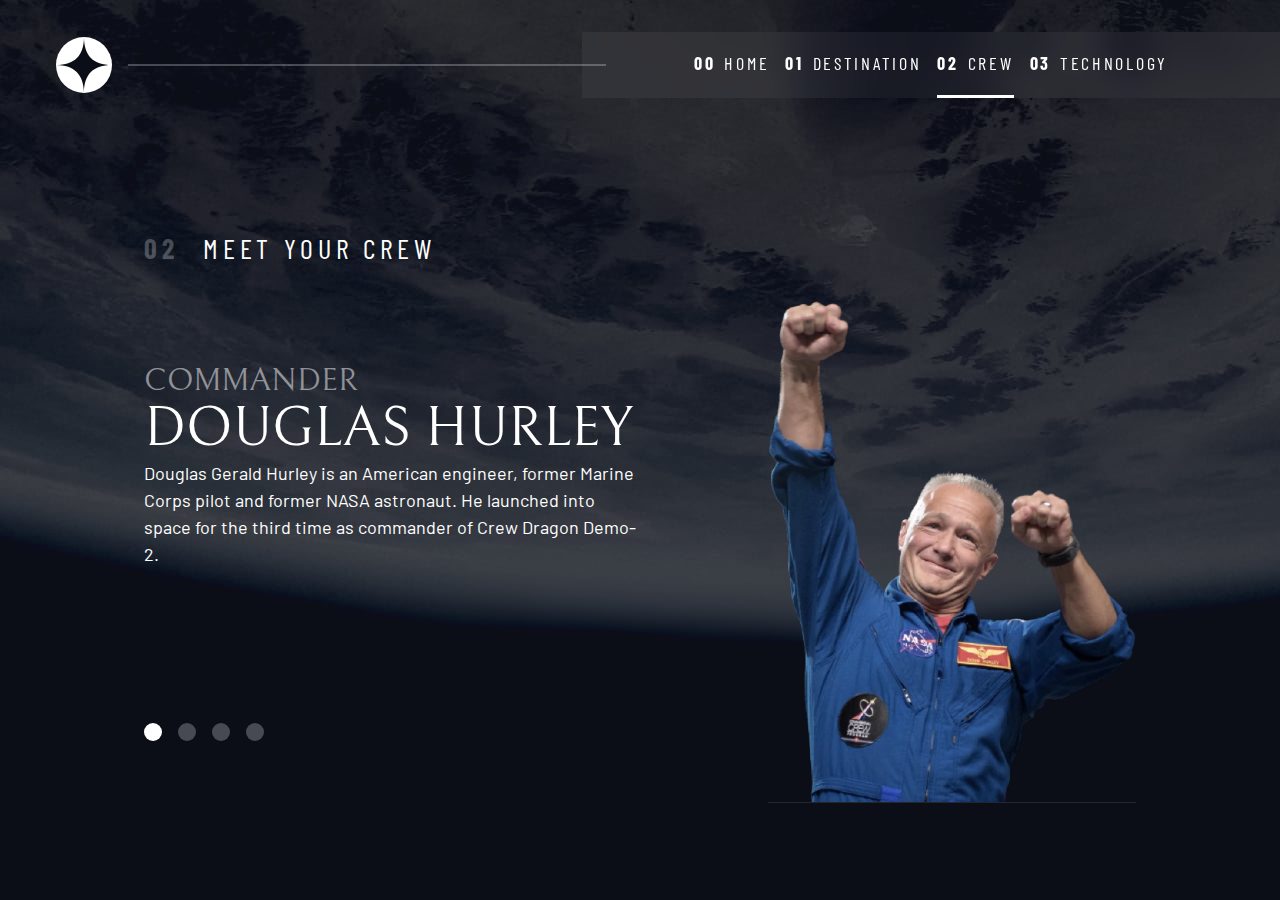
<file: crew.html>
<!DOCTYPE html>
<html lang="en">
    <head>
        <meta charset="UTF-8" />
        <meta
            name="viewport"
            content="width=device-width, initial-scale=1.0" />
        <title>Space Tourism</title>
        <link
            rel="stylesheet"
            href="./style.css" />
        <script
            src="./nav.js"
            defer></script>
        <script
            src="./tabs.js"
            defer></script>
    </head>

    <body class="crew">
        <a
            href="#main"
            class="skip-to-content"
            >Skip to Content</a
        >
        <header class="primary-header flex">
            <div>
                <img
                    src="./assets/shared/logo.svg"
                    alt="space travel logo"
                    class="logo" />
            </div>
            <button
                class="mobile-nav-toggle"
                aria-controls="primary-nav">
                <span
                    class="sr-only"
                    aria-expanded="false"
                    >Menu</span
                >
            </button>
            <nav>
                <ul
                    id="primary-nav"
                    class="primary-nav underline-indicators flex"
                    data-visible="false">
                    <li>
                        <a
                            class="ff-sans-condensed uppercase text-white letter-spacing-2"
                            href="index.html"
                            ><span aria-hidden="true">00</span>Home</a
                        >
                    </li>
                    <li>
                        <a
                            class="ff-sans-condensed uppercase text-white letter-spacing-2"
                            href="destination.html"
                            ><span aria-hidden="true">01</span>Destination</a
                        >
                    </li>
                    <li class="active">
                        <a
                            class="ff-sans-condensed uppercase text-white letter-spacing-2"
                            href="crew.html"
                            ><span aria-hidden="true">02</span>Crew</a
                        >
                    </li>
                    <li>
                        <a
                            class="ff-sans-condensed uppercase text-white letter-spacing-2"
                            href="technology.html"
                            ><span aria-hidden="true">03</span>Technology</a
                        >
                    </li>
                </ul>
            </nav>
        </header>

        <main
            id="main"
            class="grid-container grid-container--crew flow">
            <h1 class="numbered-title">
                <span aria-hidden="true">02</span> Meet your crew
            </h1>

            <div
                class="dot-indicators flex"
                role="tablist"
                aria-label="crew member list">
                <button
                    aria-selected="true"
                    aria-controls="commander-tab"
                    data-img="commander-img"
                    role="tab"
                    tabindex="0">
                    <span class="sr-only">The Commander</span>
                </button>
                <button
                    aria-selected="false"
                    aria-controls="mission-tab"
                    data-img="mission-img"
                    role="tab"
                    tabindex="-1">
                    <span class="sr-only">The Mission Specialist</span>
                </button>
                <button
                    aria-selected="false"
                    aria-controls="pilot-tab"
                    data-img="pilot-img"
                    role="tab"
                    tabindex="-1">
                    <span class="sr-only">The Pilot</span>
                </button>
                <button
                    aria-selected="false"
                    aria-controls="crew-tab"
                    data-img="crew-img"
                    role="tab"
                    tabindex="-1">
                    <span class="sr-only">The Crew Engineer</span>
                </button>
            </div>

            <!-- Commander Tab -->
            <article
                class="crew-details"
                id="commander-tab"
                role="tabpanel"
                tabindex="0">
                <h2 class="fs-600 ff-serif uppercase">Commander</h2>
                <p class="fs-700 ff-serif uppercase">Douglas Hurley</p>

                <p>
                    Douglas Gerald Hurley is an American engineer, former Marine
                    Corps pilot and former NASA astronaut. He launched into
                    space for the third time as commander of Crew Dragon Demo-2.
                </p>
            </article>

            <!-- Mission Specialist Tab -->
            <article
                hidden
                class="crew-details"
                id="mission-tab"
                role="tabpanel"
                tabindex="0">
                <h2 class="fs-600 ff-serif uppercase">Mission Specialist</h2>
                <p class="fs-700 ff-serif uppercase">Mark Shuttleworth</p>

                <p>
                    Mark Richard Shuttleworth is the founder and CEO of
                    Canonical, the company behind the Linux-based Ubuntu
                    operating system. Shuttleworth became the first South
                    African to travel to space as a space tourist.
                </p>
            </article>

            <!-- Pilot Tab -->
            <article
                hidden
                class="crew-details"
                id="pilot-tab"
                role="tabpanel"
                tabindex="0">
                <h2 class="fs-600 ff-serif uppercase">Pilot</h2>
                <p class="fs-700 ff-serif uppercase">Victor Glover</p>

                <p>
                    Pilot on the first operational flight of the SpaceX Crew
                    Dragon to the International Space Station. Glover is a
                    commander in the U.S. Navy where he pilots an F/A-18.He was
                    a crew member of Expedition 64, and served as a station
                    systems flight engineer.
                </p>
            </article>

            <!-- Crew Tab  -->
            <article
                hidden
                class="crew-details"
                id="crew-tab"
                role="tabpanel"
                tabindex="0">
                <h2 class="fs-600 ff-serif uppercase">Flight Engineer</h2>
                <p class="fs-700 ff-serif uppercase">Anousheh Ansari</p>

                <p>
                    Anousheh Ansari is an Iranian American engineer and
                    co-founder of Prodea Systems. Ansari was the fourth
                    self-funded space tourist, the first self-funded woman to
                    fly to the ISS, and the first Iranian in space.
                </p>
            </article>

            <picture id="commander-img">
                <source
                    srcset="./assets/crew/image-douglas-hurley.webp"
                    type="image/webp" />
                <img
                    src="./assets/crew/image-douglas-hurley.png"
                    alt="Douglas Hirley"
            /></picture>

            <picture
                hidden
                id="mission-img">
                <source
                    srcset="./assets/crew/image-mark-shuttleworth.webp"
                    type="image/webp" />
                <img
                    src="./assets/crew/image-mark-shuttleworth.png"
                    alt="Mark Shuttleworth"
            /></picture>

            <picture
                hidden
                id="pilot-img">
                <source
                    srcset="./assets/crew/image-victor-glover.webp"
                    type="image/webp" />
                <img
                    src="./assets/crew/image-victor-glover.png"
                    alt="Victor Glover"
            /></picture>

            <picture
                hidden
                id="crew-img">
                <source
                    srcset="./assets/crew/image-anousheh-ansari.webp"
                    type="image/webp" />
                <img
                    src="./assets/crew/image-anousheh-ansari.png"
                    alt="Anousheh Ansari" />
            </picture>
        </main>
    </body>
</html>
</file>
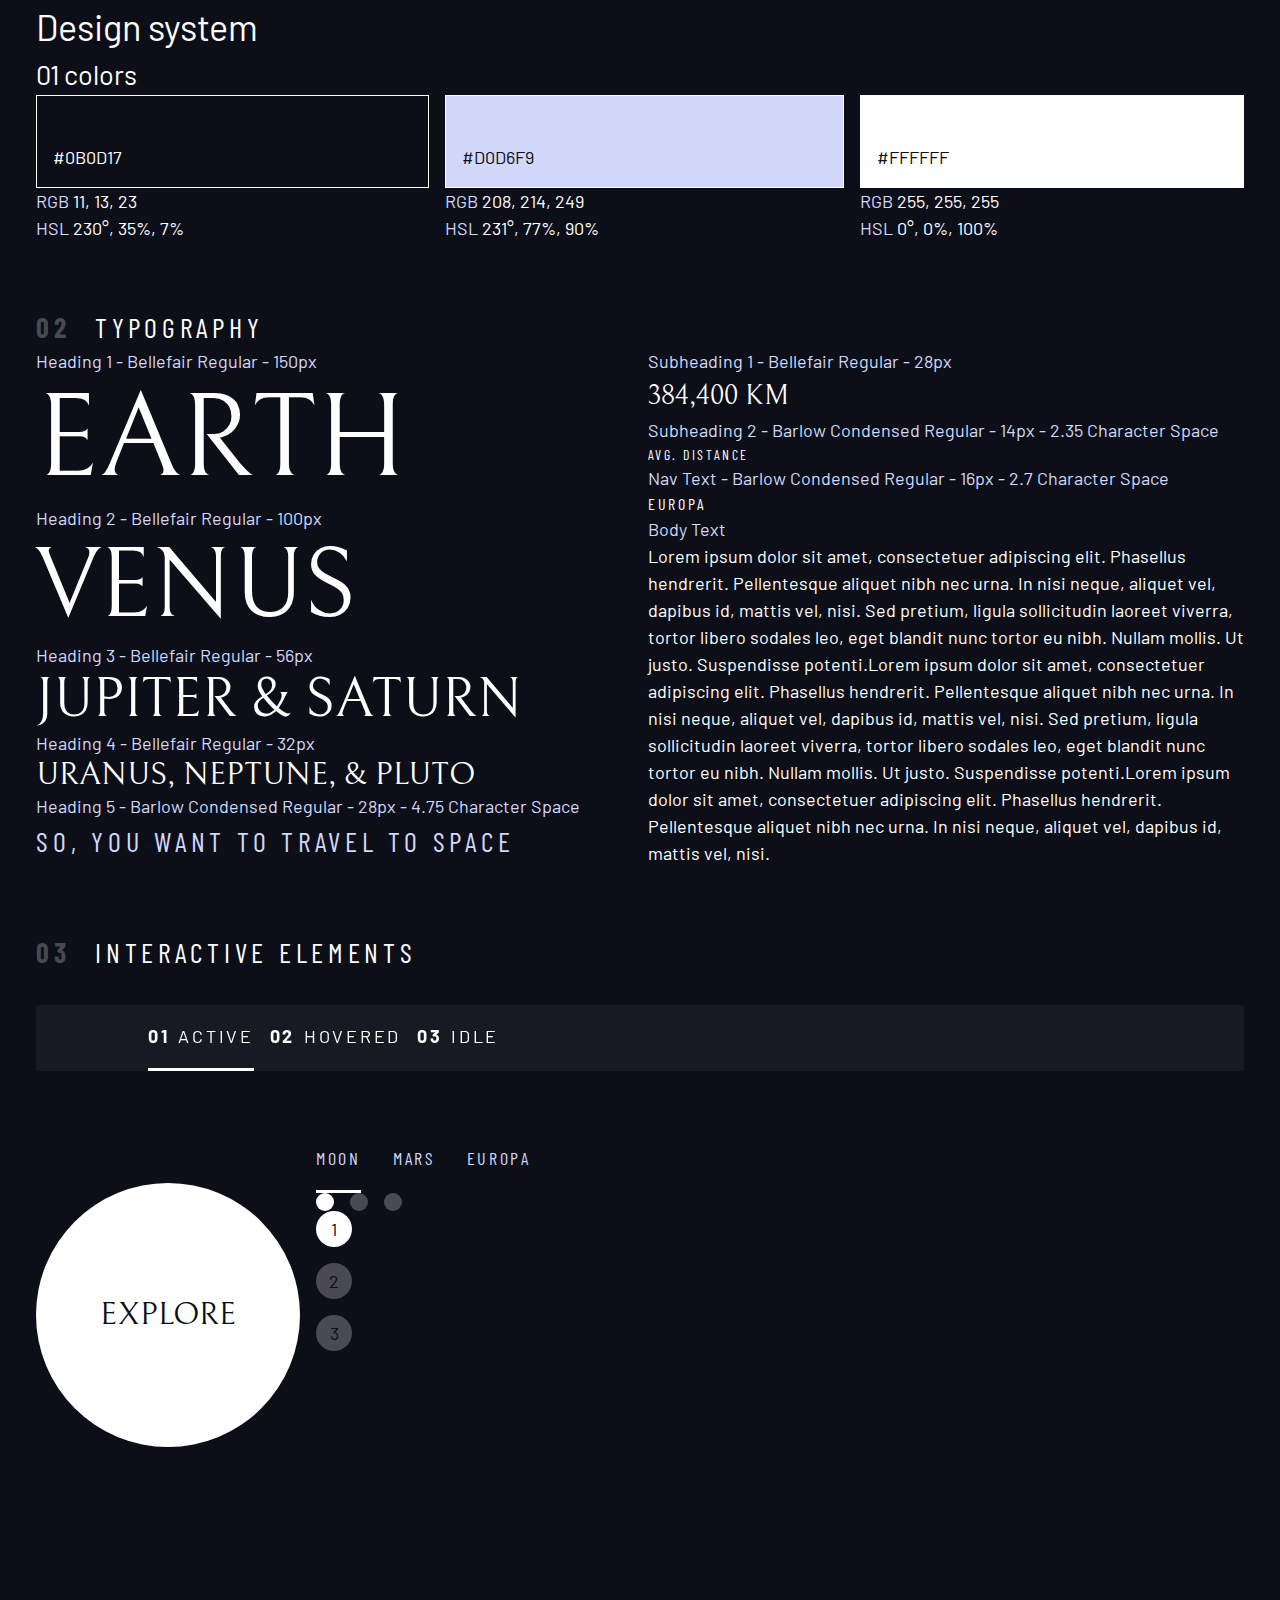
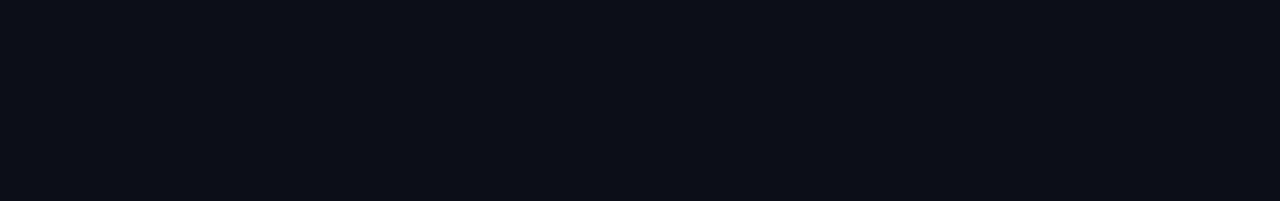
<file: design-system.html>
<!DOCTYPE html>
<html lang="en">
  <head>
    <meta charset="UTF-8" />
    <meta
      name="viewport"
      content="width=device-width, initial-scale=1.0" />
    <title>Design System</title>
    <link
      rel="stylesheet"
      href="./style.css" />
  </head>
  <body>
    <div class="container">
      <h1>Design system</h1>

      <section id="colors">
        <h2><span>01</span> colors</h2>
        <div class="flex">
          <div style="flex-grow: 1">
            <div
              class="bg-dark text-white"
              style="padding: 3rem 1rem 1rem; border: 1px solid white">
              #0B0D17
            </div>
            <p><span class="text-light">RGB</span> 11, 13, 23</p>
            <p><span class="text-light">HSL</span> 230°, 35%, 7%</p>
          </div>
          <div style="flex-grow: 1">
            <div
              class="bg-light text-dark"
              style="padding: 3rem 1rem 1rem; border: 1px solid white">
              #D0D6F9
            </div>
            <p><span class="text-light">RGB</span> 208, 214, 249</p>
            <p><span class="text-light">HSL</span> 231°, 77%, 90%</p>
          </div>
          <div style="flex-grow: 1">
            <div
              class="bg-white text-dark"
              style="padding: 3rem 1rem 1rem; border: 1px solid white">
              #FFFFFF
            </div>
            <p><span class="text-light">RGB</span> 255, 255, 255</p>
            <p><span class="text-light">HSL</span> 0°, 0%, 100%</p>
          </div>
        </div>
      </section>

      <section
        id="typography"
        style="margin: 4rem 0">
        <h2 class="numbered-title"><span>02 </span>Typography</h2>
        <div class="flex">
          <div style="flex-basis: 100%">
            <div>
              <p class="text-light">Heading 1 - Bellefair Regular - 150px</p>
              <p class="fs-900 ff-serif uppercase">Earth</p>
            </div>
            <div>
              <p class="text-light">Heading 2 - Bellefair Regular - 100px</p>
              <p class="fs-800 ff-serif uppercase">Venus</p>
            </div>
            <div>
              <p class="text-light">Heading 3 - Bellefair Regular - 56px</p>
              <p class="fs-700 ff-serif uppercase">Jupiter & Saturn</p>
            </div>
            <div>
              <p class="text-light">Heading 4 - Bellefair Regular - 32px</p>
              <p class="fs-600 ff-serif uppercase">Uranus, Neptune, & Pluto</p>
            </div>
            <div>
              <p class="text-light">
                Heading 5 - Barlow Condensed Regular - 28px - 4.75 Character
                Space
              </p>
              <p
                class="fs-500 text-light ff-sans-condensed uppercase letter-spacing-1">
                So, you want to travel to space
              </p>
            </div>
          </div>

          <div style="flex-basis: 100%">
            <div>
              <p class="text-light">Subheading 1 - Bellefair Regular - 28px</p>
              <p class="fs-500 ff-serif uppercase">384,400 km</p>
            </div>
            <div>
              <p class="text-light">
                Subheading 2 - Barlow Condensed Regular - 14px - 2.35 Character
                Space
              </p>
              <p class="fs-200 uppercase ff-sans-condensed letter-spacing-3">
                Avg. Distance
              </p>
            </div>
            <div>
              <p class="text-light">
                Nav Text - Barlow Condensed Regular - 16px - 2.7 Character Space
              </p>
              <p class="fs-300 uppercase ff-sans-condensed letter-spacing-2">
                Europa
              </p>
            </div>
            <div>
              <p class="text-light">Body Text</p>
              <p>
                Lorem ipsum dolor sit amet, consectetuer adipiscing elit.
                Phasellus hendrerit. Pellentesque aliquet nibh nec urna. In nisi
                neque, aliquet vel, dapibus id, mattis vel, nisi. Sed pretium,
                ligula sollicitudin laoreet viverra, tortor libero sodales leo,
                eget blandit nunc tortor eu nibh. Nullam mollis. Ut justo.
                Suspendisse potenti.Lorem ipsum dolor sit amet, consectetuer
                adipiscing elit. Phasellus hendrerit. Pellentesque aliquet nibh
                nec urna. In nisi neque, aliquet vel, dapibus id, mattis vel,
                nisi. Sed pretium, ligula sollicitudin laoreet viverra, tortor
                libero sodales leo, eget blandit nunc tortor eu nibh. Nullam
                mollis. Ut justo. Suspendisse potenti.Lorem ipsum dolor sit
                amet, consectetuer adipiscing elit. Phasellus hendrerit.
                Pellentesque aliquet nibh nec urna. In nisi neque, aliquet vel,
                dapibus id, mattis vel, nisi.
              </p>
            </div>
          </div>
        </div>
      </section>

      <section
        class="flow"
        id="interactive-elements">
        <h2 class="numbered-title"><span>03</span> Interactive elements</h2>

        <div>
          <nav>
            <ul class="primary-nav underline-indicators flex">
              <li class="active">
                <a
                  class="uppercase text-white letter-spacing-2"
                  href="#"
                  ><span>01</span>Active</a
                >
              </li>
              <li>
                <a
                  class="uppercase text-white letter-spacing-2"
                  href="#"
                  ><span>02</span>Hovered</a
                >
              </li>
              <li>
                <a
                  class="uppercase text-white letter-spacing-2"
                  href="#"
                  ><span>03</span>Idle</a
                >
              </li>
            </ul>
          </nav>
        </div>

        <div class="flex">
          <div style="margin-top: 5rem">
            <!-- explore button -->
            <a
              href="#"
              class="large-button uppercase ff-serif fs-600 text-dark bg-white"
              >Explore</a
            >
          </div>

          <div
            class="flow"
            style="margin-bottom: 50vh; --flow-space: 4rem">
            <!-- Tabs -->
            <div class="tab-list underline-indicators flex">
              <button
                aria-selected="true"
                class="bg-dark uppercase text-light letter-spacing-2 ff-sans-condensed">
                Moon
              </button>
              <button
                aria-selected="false"
                class="bg-dark uppercase text-light letter-spacing-2 ff-sans-condensed">
                Mars
              </button>
              <button
                aria-selected="false"
                class="bg-dark uppercase text-light letter-spacing-2 ff-sans-condensed">
                Europa
              </button>
            </div>
            <!-- Dots -->
            <div class="dot-indicators flex">
              <button aria-selected="true">
                <span class="sr-only">Slide title</span>
              </button>
              <button aria-selected="false">
                <span class="sr-only">Slide title</span>
              </button>
              <button aria-selected="false">
                <span class="sr-only">Slide title</span>
              </button>
            </div>

            <!-- Numbers -->
            <div
              class="number-indicators flex"
              style="flex-direction: column">
              <div aria-selected="true">1</div>
              <div aria-selected="false">2</div>
              <div aria-selected="false">3</div>
            </div>
          </div>
        </div>
      </section>
    </div>
  </body>
</html>
</file>
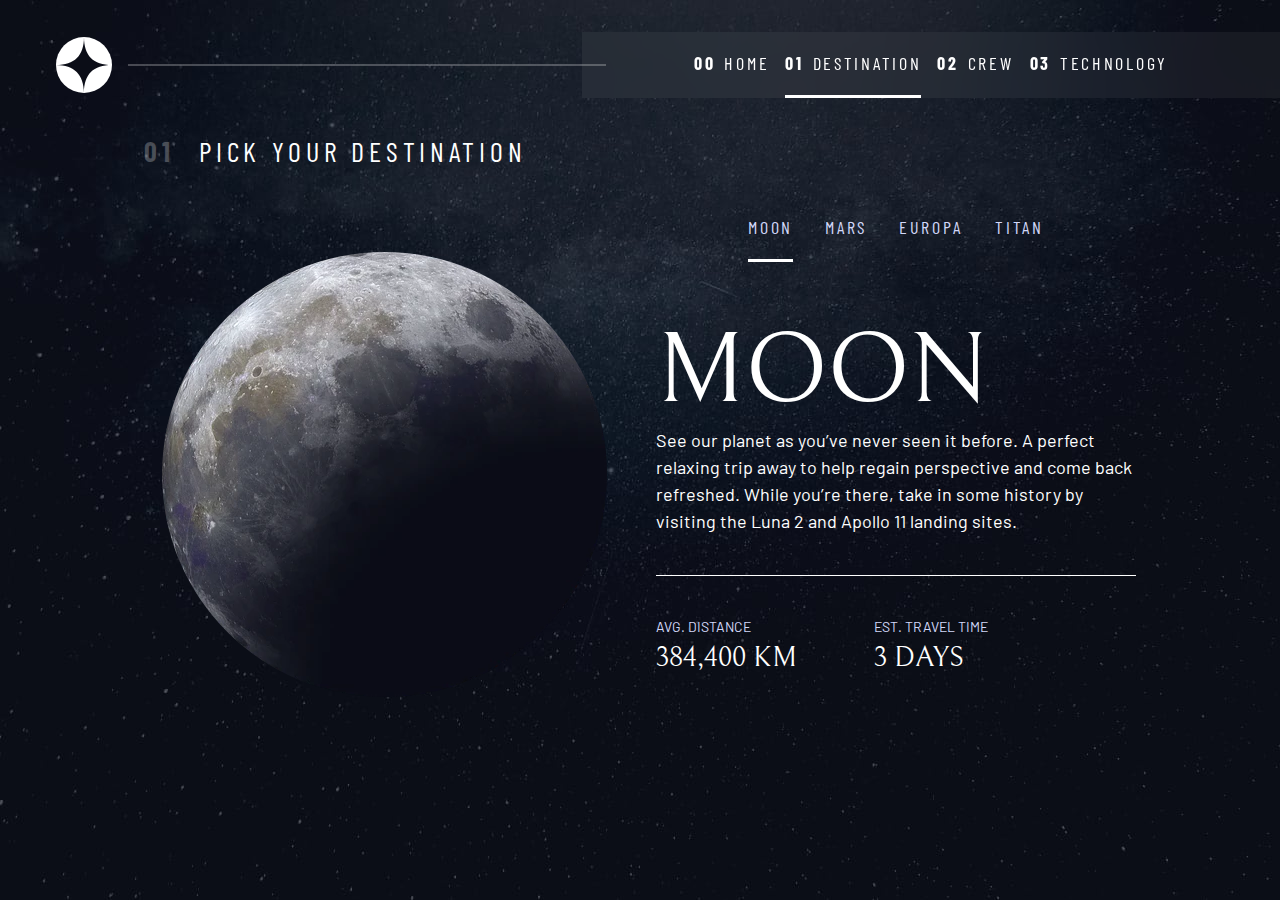
<file: destination.html>
<!DOCTYPE html>
<html lang="en">
    <head>
        <meta charset="UTF-8" />
        <meta
            name="viewport"
            content="width=device-width, initial-scale=1.0" />
        <title>Space Travel</title>
        <link
            rel="stylesheet"
            href="./style.css" />
        <script
            src="./nav.js"
            defer></script>
        <script
            src="./tabs.js"
            defer></script>
    </head>

    <body class="destination">
        <a
            href="#main"
            class="skip-to-content"
            >Skip to Content</a
        >
        <header class="primary-header flex">
            <div>
                <img
                    src="./assets/shared/logo.svg"
                    alt="space travel logo"
                    class="logo" />
            </div>
            <button
                class="mobile-nav-toggle"
                aria-controls="primary-nav">
                <span
                    class="sr-only"
                    aria-expanded="false"
                    >Menu</span
                >
            </button>
            <nav>
                <ul
                    id="primary-nav"
                    class="primary-nav underline-indicators flex"
                    data-visible="false">
                    <li>
                        <a
                            class="ff-sans-condensed uppercase text-white letter-spacing-2"
                            href="index.html"
                            ><span aria-hidden="true">00</span>Home</a
                        >
                    </li>
                    <li class="active">
                        <a
                            class="ff-sans-condensed uppercase text-white letter-spacing-2"
                            href="destination.html"
                            ><span aria-hidden="true">01</span>Destination</a
                        >
                    </li>
                    <li>
                        <a
                            class="ff-sans-condensed uppercase text-white letter-spacing-2"
                            href="crew.html"
                            ><span aria-hidden="true">02</span>Crew</a
                        >
                    </li>
                    <li>
                        <a
                            class="ff-sans-condensed uppercase text-white letter-spacing-2"
                            href="technology.html"
                            ><span aria-hidden="true">03</span>Technology</a
                        >
                    </li>
                </ul>
            </nav>
        </header>

        <main
            id="main"
            class="grid-container grid-container--destination flow">
            <h1 class="numbered-title">
                <span aria-hidden="true">01</span> Pick your destination
            </h1>

            <picture id="moon-img">
                <source
                    srcset="./assets/destination/image-moon.webp"
                    type="image/webp" />
                <img
                    src="./assets/destination/image-moon.png"
                    alt="The Moon"
                    class="planet-img"
            /></picture>
            <picture
                hidden
                id="mars-img">
                <source
                    srcset="./assets/destination/image-mars.webp"
                    type="image/webp" />
                <img
                    src="./assets/destination/image-mars.png"
                    alt="The Planet Mars"
                    class="planet-img"
            /></picture>
            <picture
                hidden
                id="europa-img">
                <source
                    srcset="./assets/destination/image-europa.webp"
                    type="image/webp" />
                <img
                    src="./assets/destination/image-europa.png"
                    alt="The Planet Europa"
                    class="planet-img"
            /></picture>
            <picture
                hidden
                id="titan-img">
                <source
                    srcset="./assets/destination/image-titan.webp"
                    type="image/webp" />
                <img
                    src="./assets/destination/image-titan.png"
                    alt="The Planet Titan"
                    class="planet-img"
            /></picture>

            <div
                class="tab-list underline-indicators flex"
                role="tablist">
                <button
                    aria-selected="true"
                    class="uppercase text-light letter-spacing-2 ff-sans-condensed"
                    role="tab"
                    tabindex="0"
                    aria-controls="moon-tab"
                    data-img="moon-img">
                    Moon
                </button>
                <button
                    aria-selected="false"
                    class="uppercase text-light letter-spacing-2 ff-sans-condensed"
                    role="tab"
                    tabindex="-1"
                    aria-controls="mars-tab"
                    data-img="mars-img">
                    Mars
                </button>
                <button
                    aria-selected="false"
                    class="uppercase text-light letter-spacing-2 ff-sans-condensed"
                    role="tab"
                    tabindex="-1"
                    aria-controls="europa-tab"
                    data-img="europa-img">
                    Europa
                </button>
                <button
                    aria-selected="false"
                    class="uppercase text-light letter-spacing-2 ff-sans-condensed"
                    role="tab"
                    tabindex="-1"
                    aria-controls="titan-tab"
                    data-img="titan-img">
                    Titan
                </button>
            </div>

            <!-- MOON SECTION -->
            <article
                class="destination-info"
                id="moon-tab"
                tabindex="0"
                role="tabpanel">
                <h2 class="ff-serif fs-800 uppercase">Moon</h2>

                <p>
                    See our planet as you’ve never seen it before. A perfect
                    relaxing trip away to help regain perspective and come back
                    refreshed. While you’re there, take in some history by
                    visiting the Luna 2 and Apollo 11 landing sites.
                </p>

                <div class="destination-meta flex">
                    <div>
                        <h3 class="text-light fs-200 uppercase">
                            Avg. distance
                        </h3>
                        <p class="ff-serif uppercase">384,400 km</p>
                    </div>
                    <div>
                        <h3 class="text-light fs-200 uppercase">
                            Est. travel time
                        </h3>
                        <p class="ff-serif uppercase">3 days</p>
                    </div>
                </div>
            </article>

            <!-- MARS SECTION -->
            <article
                hidden
                class="destination-info"
                id="mars-tab"
                tabindex="0"
                role="tabpanel">
                <h2 class="ff-serif fs-800 uppercase">Mars</h2>

                <p>
                    Don’t forget to pack your hiking boots. You’ll need them to
                    tackle Olympus Mons, the tallest planetary mountain in our
                    solar system. It’s two and a half times the size of Everest!
                </p>

                <div class="destination-meta flex">
                    <div>
                        <h3 class="text-light fs-200 uppercase">
                            Avg. distance
                        </h3>
                        <p class="ff-serif uppercase">225 mil. km</p>
                    </div>
                    <div>
                        <h3 class="text-light fs-200 uppercase">
                            Est. travel time
                        </h3>
                        <p class="ff-serif uppercase">9 months</p>
                    </div>
                </div>
            </article>

            <!-- EUROPA SECTION -->
            <article
                hidden
                class="destination-info"
                id="europa-tab"
                tabindex="0"
                role="tabpanel">
                <h2 class="ff-serif fs-800 uppercase">Europa</h2>

                <p>
                    The smallest of the four Galilean moons orbiting Jupiter,
                    Europa is a winter lover’s dream. With an icy surface, it’s
                    perfect for a bit of ice skating, curling, hockey, or simple
                    relaxation in your snug wintery cabin.
                </p>

                <div class="destination-meta flex">
                    <div>
                        <h3 class="text-light fs-200 uppercase">
                            Avg. distance
                        </h3>
                        <p class="ff-serif uppercase">628 mil. km</p>
                    </div>
                    <div>
                        <h3 class="text-light fs-200 uppercase">
                            Est. travel time
                        </h3>
                        <p class="ff-serif uppercase">3 years</p>
                    </div>
                </div>
            </article>

            <!-- TITAN SECTION -->
            <article
                hidden
                class="destination-info"
                id="titan-tab"
                tabindex="0"
                role="tabpanel">
                <h2 class="ff-serif fs-800 uppercase">Titan</h2>

                <p>
                    The only moon known to have a dense atmosphere other than
                    Earth, Titan is a home away from home (just a few hundred
                    degrees colder!). As a bonus, you get striking views of the
                    Rings of Saturn.
                </p>

                <div class="destination-meta flex">
                    <div>
                        <h3 class="text-light fs-200 uppercase">
                            Avg. distance
                        </h3>
                        <p class="ff-serif uppercase">1.6 bil. km</p>
                    </div>
                    <div>
                        <h3 class="text-light fs-200 uppercase">
                            Est. travel time
                        </h3>
                        <p class="ff-serif uppercase">7 years</p>
                    </div>
                </div>
            </article>
        </main>
    </body>
</html>
</file>
<file: style.css>
@import url("https://fonts.googleapis.com/css2?family=Barlow+Condensed:wght@400;500;600;700;800;900&family=Barlow:wght@400;500;600;700;800;900&family=Bellefair&display=swap");

:root {
    --color-dark: 230 35% 7%;
    --color-light: 231 77% 90%;
    --color-white: 0 0% 100%;

    --fs-900: clamp(5rem, 8vw + 1rem, 9.375rem);
    --fs-800: 3.5rem;
    --fs-700: 1.5rem;
    --fs-600: 1rem;
    --fs-500: 1rem;
    --fs-400: 0.9375rem;
    --fs-300: 1rem;
    --fs-200: 0.875rem;

    --ff-serif: "Bellefair", serif;
    --ff-sans-condensed: "Barlow Condensed", sans-serif;
    --ff-sans-normal: "Barlow", sans-serif;
}

@media (min-width: 35em) {
    :root {
        --fs-800: 5rem;
        --fs-700: 2.5rem;
        --fs-600: 1.5rem;
        --fs-500: 1.25rem;
        --fs-400: 1rem;
    }
}

@media (min-width: 45em) {
    :root {
        --fs-800: 6.25rem;
        --fs-700: 3.5rem;
        --fs-600: 2rem;
        --fs-500: 1.75rem;
        --fs-400: 1.125rem;
    }
}

/* Re-setting Defaults */
*,
*::before,
*::after {
    box-sizing: border-box;
}

body,
h1,
h2,
h3,
h4,
h5,
h6,
p,
picture,
figure {
    margin: 0;
}

h1,
h2,
h3,
h4,
h5,
h6 {
    font-weight: 400;
}

body {
    font-family: var(--ff-sans-normal);
    font-size: var(--fs-400);
    color: hsl(var(--color-white));
    background-color: hsl(var(--color-dark));
    line-height: 1.5;
    min-height: 100vh;

    display: grid;
    grid-template-rows: min-content 1fr;

    overflow-x: hidden;
}

img,
picture {
    max-width: 100%;
    display: block;
    /* margin: auto; */
}

input,
button,
textarea,
select {
    font: inherit;
}

[hidden] {
    display: none;
}

/* Removing Animations when people turned of the Animations */
@media (prefers-reduced-motion: reduce) {
    *,
    *::before,
    *::after {
        animation-duration: 0.01ms !important;
        animation-iteration-count: 1 !important;
        transition-duration: 0.01ms !important;
        scroll-behavior: auto !important;
    }
}

/* Utility Classes */
.flex {
    display: flex;
    gap: var(--gap, 1rem);
}

.flex.even-cols > * {
    width: 100%;
    outline: 1px solid white;
}

.grid {
    display: grid;
    gap: var(--gap, 1rem);
}

.d-block {
    display: block;
}

.flow > *:where(:not(:first-child)) {
    margin-top: var(--flow-space, 1rem);
    margin: auto;
    /* margin-top: 2rem; */
}

.container {
    padding-inline: 2em;
    margin-inline: auto;
    max-width: 80rem;
}

.sr-only {
    position: absolute;
    width: 1px;
    height: 1px;
    padding: 0;
    margin: -1px;
    overflow: hidden;
    clip: rect(0, 0, 0, 0);
    white-space: nowrap;
    border: 0;
}

.skip-to-content {
    background: hsl(var(--color-white) / 1);
    position: absolute;
    z-index: 9999;
    padding: 0.25em 0.5em;
    margin-inline: auto;

    transform: translateY(-100%);
    transition: transform 0.25s ease-in;
}

.skip-to-content:focus {
    transform: translateY(0);
}

.bg-dark {
    background-color: hsl(var(--color-dark));
}

.bg-light {
    background-color: hsl(var(--color-light));
}

.bg-white {
    background-color: hsl(var(--color-white));
}

.text-dark {
    color: hsl(var(--color-dark));
}

.text-light {
    color: hsl(var(--color-light));
}

.text-white {
    color: hsl(var(--color-white));
}

.ff-serif {
    font-family: var(--ff-serif);
}

.ff-sans-condensed {
    font-family: var(--ff-sans-condensed);
}

.ff-sans-normal {
    font-family: var(--ff-sans-normal);
}

.letter-spacing-1 {
    letter-spacing: 4.75px;
}

.letter-spacing-2 {
    letter-spacing: 2.7px;
}

.letter-spacing-3 {
    letter-spacing: 2.35px;
}

.uppercase {
    text-transform: uppercase;
}

.fs-900 {
    font-size: var(--fs-900);
}

.fs-800 {
    font-size: var(--fs-800);
}

.fs-700 {
    font-size: var(--fs-700);
}

.fs-600 {
    font-size: var(--fs-600);
}

.fs-500 {
    font-size: var(--fs-500);
}

.fs-400 {
    font-size: var(--fs-400);
}

.fs-300 {
    font-size: var(--fs-300);
}

.fs-200 {
    font-size: var(--fs-200);
}

.fs-900,
.fs-800,
.fs-700,
.fs-600 {
    line-height: 1.1;
}

.numbered-title {
    font-family: var(--ff-sans-condensed);
    font-size: var(--fs-500);
    text-transform: uppercase;
    letter-spacing: 4.72px;
}

.numbered-title span {
    margin-right: 0.5em;
    font-weight: 700;
    color: hsl(var(--color-white) / 0.25);
}

/* Components */
img.logo {
    width: 50%;
}

.large-button {
    font-size: 2rem;
    position: relative;
    display: inline-grid;
    aspect-ratio: 1;
    z-index: 1;
    place-items: center;
    padding: 0 2em;
    border-radius: 50%;
    text-decoration: none;
}

.large-button::after {
    content: "";
    position: absolute;
    z-index: -1;
    background: hsl(var(--color-white) / 0.15);
    width: 100%;
    height: 100%;
    border-radius: 50%;
    opacity: 0;
    transition: opacity 0.5s linear, transform 0.5s ease-in-out;
}

.large-button:hover::after,
.large-button:focus::after {
    opacity: 1;
    transform: scale(1.5);
}

/* Header Styles */
.logo {
    margin: 1.5rem clamp(1.5rem, 5vw, 3.5rem);
}

.primary-header {
    justify-content: space-between;
    align-items: center;
}

.primary-nav {
    --underline-gap: 3rem;
    list-style: none;
    padding: 0;
    margin: 0;
    background-color: hsl(var(--color-dark) / 0.95);
}

.primary-nav[data-visible="true"] {
    transform: translateX(0);
}

.mobile-nav-toggle {
    display: none;
}

.primary-nav a {
    text-decoration: none;
}

.primary-nav a > span {
    font-weight: 700;
    margin-right: 0.5em;
}

@supports (backdrop-filter: blur(1rem)) {
    .primary-nav {
        background-color: hsl(var(--color-white) / 0.05);
        backdrop-filter: blur(1rem);
    }
}

@media (max-width: 35rem) {
    .primary-nav {
        --underline-gap: 0.5rem;
        position: fixed;
        z-index: 1000;
        inset: 0 0 0 40%;
        list-style: none;
        padding: min(20rem, 15vh) 2rem;
        margin: 0;
        flex-direction: column;
        transform: translateX(100%);
        transition: transform 0.3s ease-in-out;
    }

    .primary-nav.underline-indicators > * {
        border: 0;
        transition: all 0.5s ease-in-out;
    }

    .primary-nav.underline-indicators > *:hover {
        background-color: rgba(128, 128, 128, 0.5);
        padding-inline: 15px;
        border-radius: 10px;
    }

    .mobile-nav-toggle {
        display: block;
        position: absolute;
        z-index: 2000;
        top: 2rem;
        right: 1rem;
        background: transparent;
        background-image: url(./assets/shared/icon-hamburger.svg);
        background-repeat: no-repeat;
        background-position: center;
        width: 1.5rem;
        aspect-ratio: 1;
        border: 0;
    }

    .mobile-nav-toggle[aria-expanded="true"] {
        background-image: url(./assets//shared/icon-close.svg);
    }

    .mobile-nav-toggle:focus-visible {
        border: 3px solid white;
    }
}

@media (min-width: 35em) {
    .primary-nav {
        padding-inline: clamp(3rem, 7vw, 7rem);
    }
}

@media (min-width: 35em) and (max-width: 45em) {
    .primary-nav a > span {
        display: none;
    }
}

@media (min-width: 45em) {
    .primary-header {
        position: relative;
    }

    .primary-header::before {
        content: "";
        z-index: 3;
        display: block;
        position: relative;
        height: 2px;
        width: 100%;
        margin-right: -2.5rem;
        background: hsl(var(--color-white) / 0.25);
        order: 1;
    }

    nav {
        order: 2;
    }

    .primary-nav {
        margin-block: 2rem;
        padding-inline: 7rem;
    }
}

.underline-indicators > * {
    cursor: pointer;
    border: 0;
    padding: 1em 0;
    border-bottom: 0.2rem solid hsl(var(--color-white) / 0);
    background-color: transparent;
}

.underline-indicators > *:hover,
.underline-indicators > *:focus {
    border-color: hsl(var(--color-white) / 0.5);
}

.underline-indicators > .active,
.underline-indicators > [aria-selected="true"] {
    border-color: hsl(var(--color-white) / 1);
}

.tab-list {
    --gap: 2rem;
    margin: auto;
    margin-top: 1.5rem;
}

.dot-indicators > * {
    cursor: pointer;
    border: 0;
    border-radius: 50%;
    padding: 0.5em;
    background-color: hsl(var(--color-white) / 0.25);
}

.dot-indicators > *:hover,
.dot-indicators > *:focus {
    background-color: hsl(var(--color-white) / 0.5);
}

.dot-indicators > [aria-selected="true"] {
    background-color: hsl(var(--color-white) / 1);
}

.number-indicators > * {
    cursor: pointer;
    width: 2em;
    height: 2em;
    background-color: hsl(var(--color-white) / 0.25);
    color: hsl(var(--color-dark));
    text-align: center;
    border-radius: 50%;
    padding: 5px;
}

.number-indicators > *:hover,
.number-indicators > *:focus {
    background-color: hsl(var(--color-white) / 0.5);
}

.number-indicators > [aria-selected="true"] {
    background-color: hsl(var(--color-white) / 1);
}

.explore-btn {
    display: flex;
    justify-content: flex-end;
    align-items: flex-start;
}

/* Home Page Background Styles */
body {
    background-size: cover;
    background-position: bottom center;
}

/* Home Background */
.home {
    background-image: url(./assets/home/background-home-mobile.jpg);
}

@media (min-width: 35rem) {
    .home {
        background-position: center center;
        background-image: url(./assets/home/background-home-tablet.jpg);
    }
}

@media (min-width: 45rem) {
    .home {
        background-image: url(./assets/home/background-home-desktop.jpg);
    }
}
/* Destination Background */
.destination {
    background-image: url(./assets/destination/background-destination-mobile.jpg);
}

@media (min-width: 35rem) {
    .destination {
        background-position: center center;
        background-image: url(./assets/destination/background-destination-tablet.jpg);
    }
}

@media (min-width: 45rem) {
    .destination {
        background-image: url(./assets/destination/background-destination-desktop.jpg);
    }
}
/* Crew Background */
.crew {
    background-image: url(./assets/crew/background-crew-mobile.jpg);
}

@media (min-width: 35rem) {
    .crew {
        background-position: center center;
        background-image: url(./assets/crew/background-crew-tablet.jpg);
    }
}

@media (min-width: 45rem) {
    .crew {
        background-image: url(./assets/crew/background-crew-desktop.jpg);
    }
}

/* Layout Styles */
.grid-container {
    text-align: center;
    display: grid;
    place-content: center;
    padding-inline: 1rem;
    padding-bottom: 4rem;
}

.grid-container p:not([class]) {
    max-width: 50ch;
}

.numbered-title {
    grid-area: title;
}

/* destination Page Layout Styles */
.grid-container--destination {
    --flow-space: 2rem;
    grid-template-areas:
        "title"
        "img"
        "tabs"
        "body";
}

.grid-container--destination > picture {
    grid-area: img;
    max-width: 60%;
    margin: auto;
    margin-top: 2rem;
}

.grid-container--destination > .tab-list {
    grid-area: tabs;
}

.grid-container--destination > .destination-info {
    grid-area: body;
}

.destination-meta {
    flex-direction: column;
    border-top: 1px solid hsl(var(--color-white) / 1);
    padding-top: 2.5rem;
    margin-top: 2.5rem;
}

.destination-meta {
    font-size: 1.75rem;
}

.planet-img {
    margin-top: 0;
}

/* crew Page Layout Styles */
.grid-container--crew {
    --flow-space: 2rem;
    grid-template-areas:
        "title"
        "img"
        "tabs"
        "body";
    row-gap: 2rem;
}

.grid-container--crew > picture {
    grid-area: img;
    max-width: 60%;
    margin: auto;
    margin-top: 2rem;
    border-bottom: 1px solid hsl(var(--color-white) / 0.1);
}

.grid-container--crew > .dot-indicators {
    grid-area: tabs;
}

.crew-details > h2 {
    color: hsl(var(--color-white) / 0.5);
}

.grid-container--crew > .crew-details {
    grid-area: body;
}

@media (min-width: 35em) {
    .numbered-title {
        justify-self: start;
    }

    .destination-meta {
        flex-direction: row;
        justify-content: space-evenly;
    }

    .grid-container--crew {
        padding-bottom: 0;
        grid-template-areas:
            "title"
            "body"
            "tabs"
            "img";
    }

    .planet-img {
        margin-top: 0;
    }
}

@media (min-width: 45em) {
    .grid-container {
        text-align: left;
        column-gap: var(--container-gap, 2rem);
        grid-template-columns: minmax(1rem, 1fr) repeat(2, minmax(0, 30rem)) minmax(
                1rem,
                1fr
            );
    }

    .grid-container--home {
        /* padding-bottom: 0rem; */
        padding-bottom: max(6rem, 20vh);
        align-items: end;
    }

    .grid-container--home > *:first-child {
        grid-column: 2;
    }

    .grid-container--home > *:last-child {
        grid-column: 3;
    }

    .grid-container--destination {
        justify-items: start;
        align-content: start;
        grid-template-areas:
            ". title title ."
            ". img tabs ."
            ". img body .";
    }

    .grid-container--destination > picture,
    .grid-container--crew > picture {
        max-width: 100%;
        margin-top: auto;
    }

    .destination-meta {
        --gap: min(6vw, 6rem);
        justify-content: start;
    }

    .grid-container--crew {
        justify-items: start;
        grid-template-columns:
            minmax(1rem, 1fr) minmax(0, 37rem) minmax(0, 23rem)
            minmax(1rem, 1fr);
        grid-template-areas:
            ". title title ."
            ". body img ."
            ". tabs img .";
    }

    .grid-container > .dot-indicators,
    .grid-container > .crew-details {
        margin-left: 0;
    }

    .grid-container--crew > picture {
        align-self: end;
    }

    .planet-img {
        margin-top: 5rem;
    }
}
</file>
